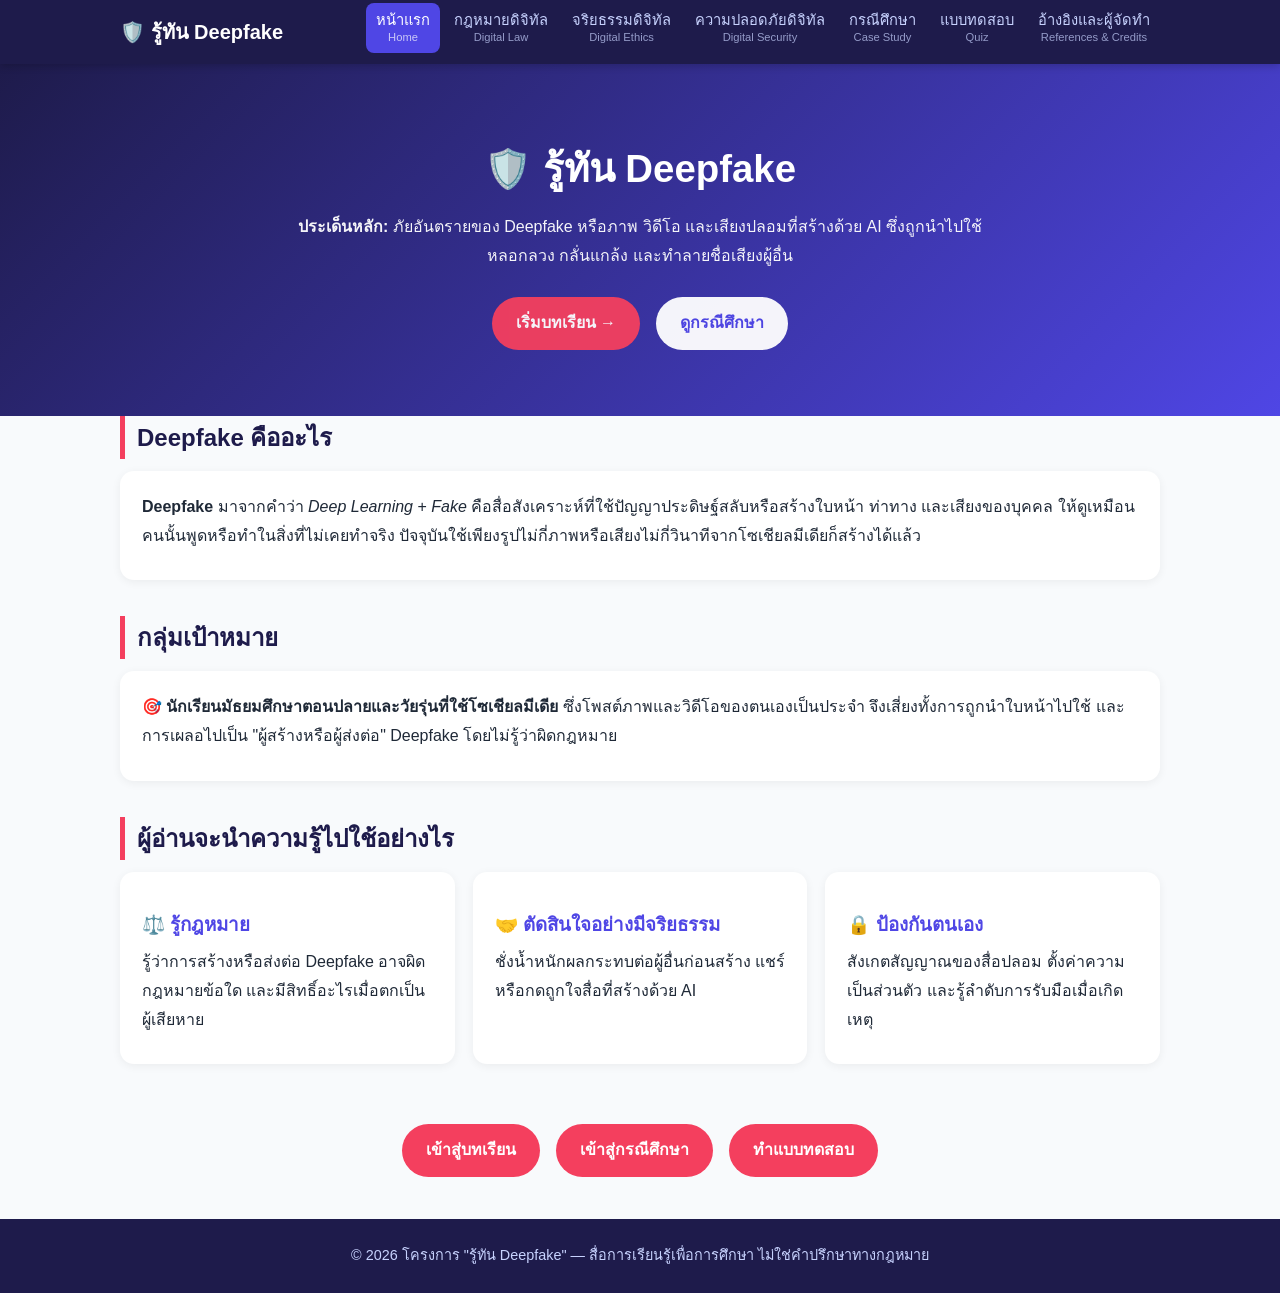
<file: index.html>
<!DOCTYPE html>
<html lang="th">
<head>
<meta charset="UTF-8"><meta name="viewport" content="width=device-width, initial-scale=1.0">
<title>หน้าแรก | รู้ทัน Deepfake</title>
<link rel="stylesheet" href="style.css">
</head>
<body>
<div class="hero">
  <div class="container">
    <h1>🛡️ รู้ทัน Deepfake</h1>
    <p><strong>ประเด็นหลัก:</strong> ภัยอันตรายของ Deepfake หรือภาพ วิดีโอ และเสียงปลอมที่สร้างด้วย AI ซึ่งถูกนำไปใช้หลอกลวง กลั่นแกล้ง และทำลายชื่อเสียงผู้อื่น</p>
    <p style="margin-top:20px">
      <a href="law.html" class="btn">เริ่มบทเรียน →</a>
      <a href="case-study.html" class="btn secondary">ดูกรณีศึกษา</a>
    </p>
  </div>
</div>
<main class="container">
  <section>
    <h2>Deepfake คืออะไร</h2>
    <div class="card">
      <p><strong>Deepfake</strong> มาจากคำว่า <em>Deep Learning</em> + <em>Fake</em> คือสื่อสังเคราะห์ที่ใช้ปัญญาประดิษฐ์สลับหรือสร้างใบหน้า ท่าทาง และเสียงของบุคคล ให้ดูเหมือนคนนั้นพูดหรือทำในสิ่งที่ไม่เคยทำจริง ปัจจุบันใช้เพียงรูปไม่กี่ภาพหรือเสียงไม่กี่วินาทีจากโซเชียลมีเดียก็สร้างได้แล้ว</p>
    </div>
  </section>
  <section>
    <h2>กลุ่มเป้าหมาย</h2>
    <div class="card">
      <p>🎯 <strong>นักเรียนมัธยมศึกษาตอนปลายและวัยรุ่นที่ใช้โซเชียลมีเดีย</strong> ซึ่งโพสต์ภาพและวิดีโอของตนเองเป็นประจำ จึงเสี่ยงทั้งการถูกนำใบหน้าไปใช้ และการเผลอไปเป็น "ผู้สร้างหรือผู้ส่งต่อ" Deepfake โดยไม่รู้ว่าผิดกฎหมาย</p>
    </div>
  </section>
  <section>
    <h2>ผู้อ่านจะนำความรู้ไปใช้อย่างไร</h2>
    <div class="grid">
      <div class="card"><h3>⚖️ รู้กฎหมาย</h3><p>รู้ว่าการสร้างหรือส่งต่อ Deepfake อาจผิดกฎหมายข้อใด และมีสิทธิ์อะไรเมื่อตกเป็นผู้เสียหาย</p></div>
      <div class="card"><h3>🤝 ตัดสินใจอย่างมีจริยธรรม</h3><p>ชั่งน้ำหนักผลกระทบต่อผู้อื่นก่อนสร้าง แชร์ หรือกดถูกใจสื่อที่สร้างด้วย AI</p></div>
      <div class="card"><h3>🔒 ป้องกันตนเอง</h3><p>สังเกตสัญญาณของสื่อปลอม ตั้งค่าความเป็นส่วนตัว และรู้ลำดับการรับมือเมื่อเกิดเหตุ</p></div>
    </div>
  </section>
  <section style="text-align:center">
    <a href="law.html" class="btn">เข้าสู่บทเรียน</a>
    <a href="case-study.html" class="btn">เข้าสู่กรณีศึกษา</a>
    <a href="quiz.html" class="btn">ทำแบบทดสอบ</a>
  </section>
</main>
<script src="main.js"></script>
</body>
</html>
</file>
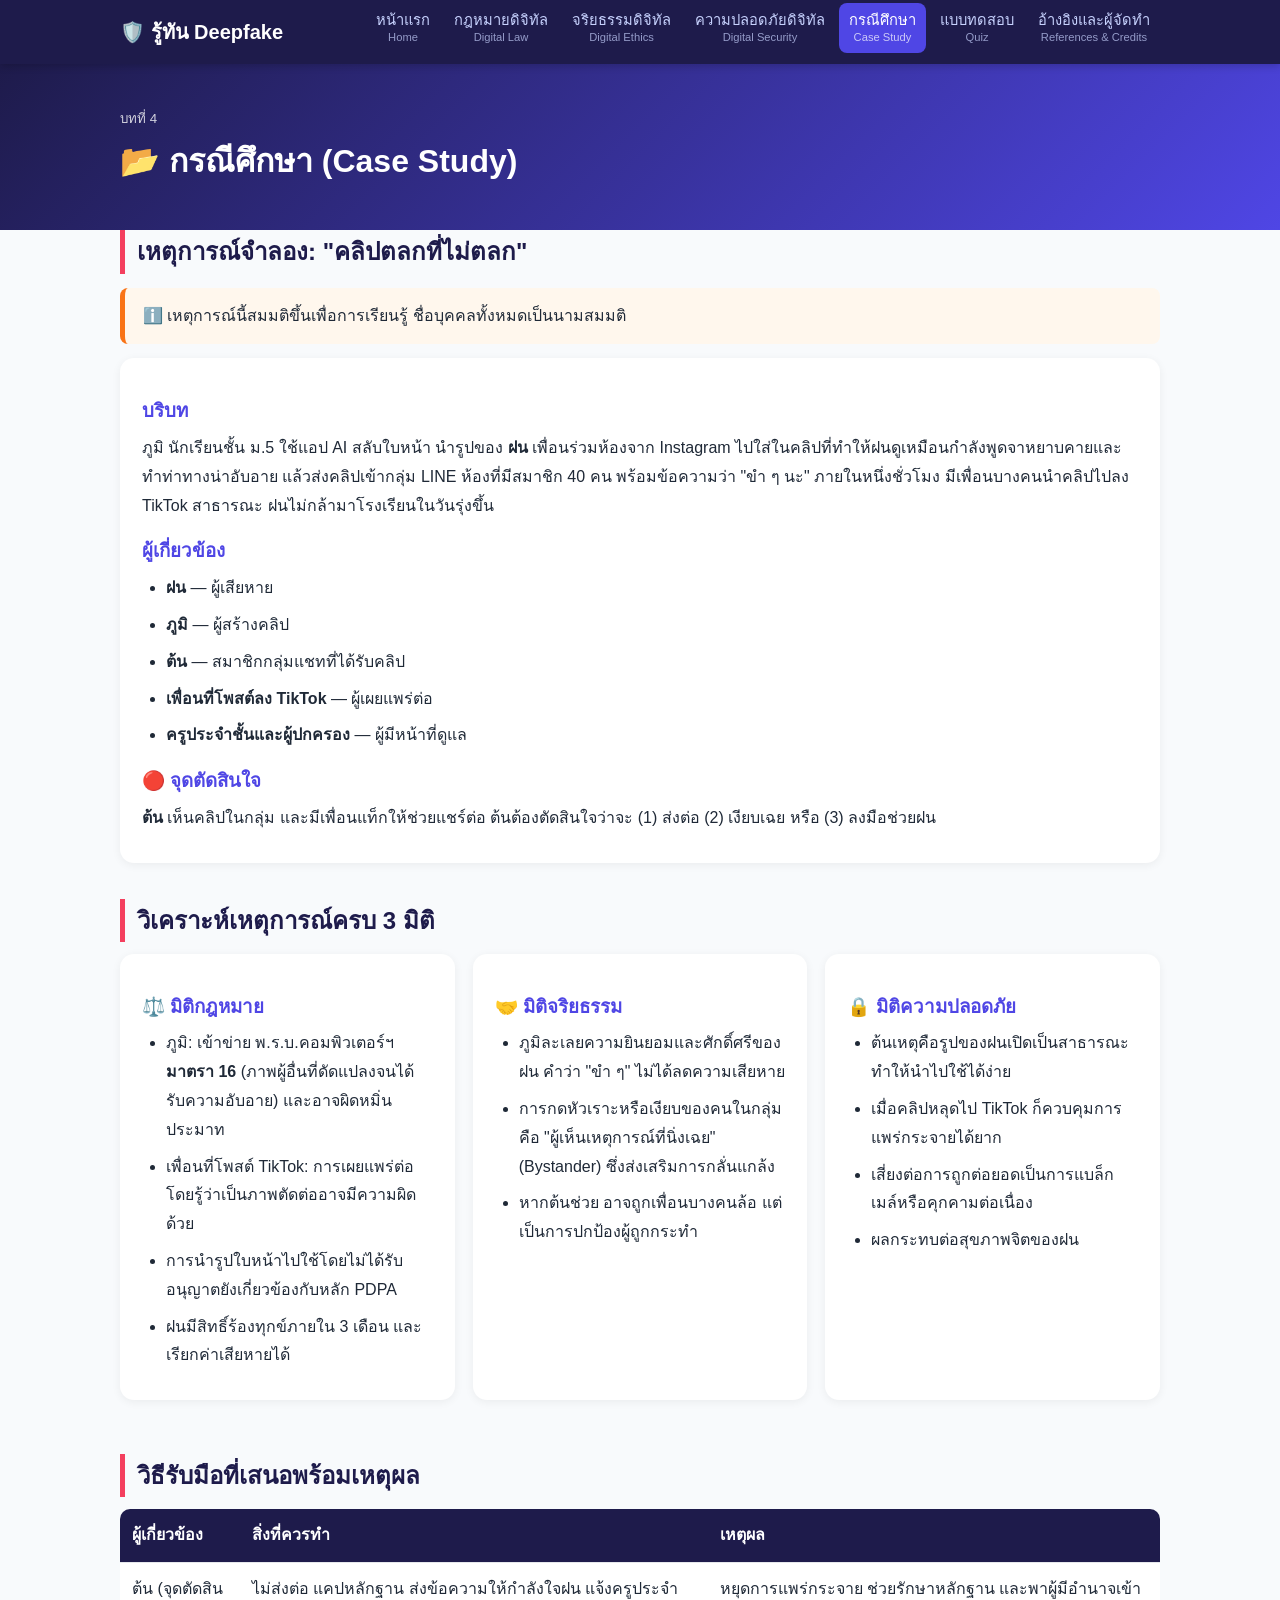
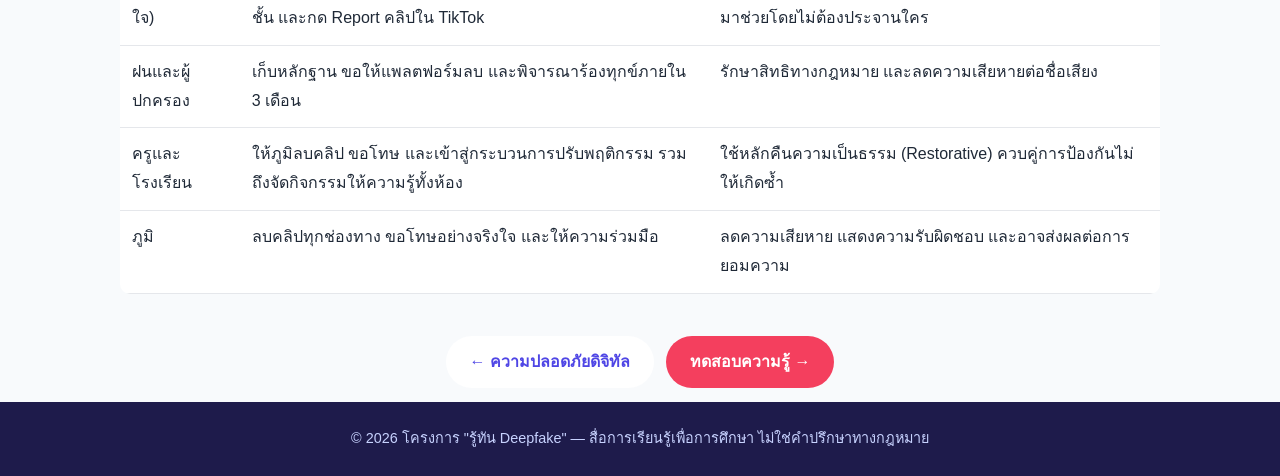
<file: case-study.html>
<!DOCTYPE html>
<html lang="th">
<head>
<meta charset="UTF-8"><meta name="viewport" content="width=device-width, initial-scale=1.0">
<title>กรณีศึกษา | รู้ทัน Deepfake</title>
<link rel="stylesheet" href="style.css">
</head>
<body>
<div class="page-title"><div class="container"><small>บทที่ 4</small><h1>📂 กรณีศึกษา (Case Study)</h1></div></div>
<main class="container">
  <section>
    <h2>เหตุการณ์จำลอง: "คลิปตลกที่ไม่ตลก"</h2>
    <div class="note">ℹ️ เหตุการณ์นี้สมมติขึ้นเพื่อการเรียนรู้ ชื่อบุคคลทั้งหมดเป็นนามสมมติ</div>
    <div class="card">
      <h3>บริบท</h3>
      <p>ภูมิ นักเรียนชั้น ม.5 ใช้แอป AI สลับใบหน้า นำรูปของ <strong>ฝน</strong> เพื่อนร่วมห้องจาก Instagram ไปใส่ในคลิปที่ทำให้ฝนดูเหมือนกำลังพูดจาหยาบคายและทำท่าทางน่าอับอาย แล้วส่งคลิปเข้ากลุ่ม LINE ห้องที่มีสมาชิก 40 คน พร้อมข้อความว่า "ขำ ๆ นะ" ภายในหนึ่งชั่วโมง มีเพื่อนบางคนนำคลิปไปลง TikTok สาธารณะ ฝนไม่กล้ามาโรงเรียนในวันรุ่งขึ้น</p>
      <h3>ผู้เกี่ยวข้อง</h3>
      <ul class="list">
        <li><strong>ฝน</strong> — ผู้เสียหาย</li>
        <li><strong>ภูมิ</strong> — ผู้สร้างคลิป</li>
        <li><strong>ต้น</strong> — สมาชิกกลุ่มแชทที่ได้รับคลิป</li>
        <li><strong>เพื่อนที่โพสต์ลง TikTok</strong> — ผู้เผยแพร่ต่อ</li>
        <li><strong>ครูประจำชั้นและผู้ปกครอง</strong> — ผู้มีหน้าที่ดูแล</li>
      </ul>
      <h3>🔴 จุดตัดสินใจ</h3>
      <p><strong>ต้น</strong> เห็นคลิปในกลุ่ม และมีเพื่อนแท็กให้ช่วยแชร์ต่อ ต้นต้องตัดสินใจว่าจะ (1) ส่งต่อ (2) เงียบเฉย หรือ (3) ลงมือช่วยฝน</p>
    </div>
  </section>
  <section>
    <h2>วิเคราะห์เหตุการณ์ครบ 3 มิติ</h2>
    <div class="grid">
      <div class="card"><h3>⚖️ มิติกฎหมาย</h3>
        <ul class="list">
          <li>ภูมิ: เข้าข่าย พ.ร.บ.คอมพิวเตอร์ฯ <strong>มาตรา 16</strong> (ภาพผู้อื่นที่ดัดแปลงจนได้รับความอับอาย) และอาจผิดหมิ่นประมาท</li>
          <li>เพื่อนที่โพสต์ TikTok: การเผยแพร่ต่อโดยรู้ว่าเป็นภาพตัดต่ออาจมีความผิดด้วย</li>
          <li>การนำรูปใบหน้าไปใช้โดยไม่ได้รับอนุญาตยังเกี่ยวข้องกับหลัก PDPA</li>
          <li>ฝนมีสิทธิ์ร้องทุกข์ภายใน 3 เดือน และเรียกค่าเสียหายได้</li>
        </ul></div>
      <div class="card"><h3>🤝 มิติจริยธรรม</h3>
        <ul class="list">
          <li>ภูมิละเลยความยินยอมและศักดิ์ศรีของฝน คำว่า "ขำ ๆ" ไม่ได้ลดความเสียหาย</li>
          <li>การกดหัวเราะหรือเงียบของคนในกลุ่มคือ "ผู้เห็นเหตุการณ์ที่นิ่งเฉย" (Bystander) ซึ่งส่งเสริมการกลั่นแกล้ง</li>
          <li>หากต้นช่วย อาจถูกเพื่อนบางคนล้อ แต่เป็นการปกป้องผู้ถูกกระทำ</li>
        </ul></div>
      <div class="card"><h3>🔒 มิติความปลอดภัย</h3>
        <ul class="list">
          <li>ต้นเหตุคือรูปของฝนเปิดเป็นสาธารณะ ทำให้นำไปใช้ได้ง่าย</li>
          <li>เมื่อคลิปหลุดไป TikTok ก็ควบคุมการแพร่กระจายได้ยาก</li>
          <li>เสี่ยงต่อการถูกต่อยอดเป็นการแบล็กเมล์หรือคุกคามต่อเนื่อง</li>
          <li>ผลกระทบต่อสุขภาพจิตของฝน</li>
        </ul></div>
    </div>
  </section>
  <section>
    <h2>วิธีรับมือที่เสนอพร้อมเหตุผล</h2>
    <table>
      <tr><th>ผู้เกี่ยวข้อง</th><th>สิ่งที่ควรทำ</th><th>เหตุผล</th></tr>
      <tr><td>ต้น (จุดตัดสินใจ)</td><td>ไม่ส่งต่อ แคปหลักฐาน ส่งข้อความให้กำลังใจฝน แจ้งครูประจำชั้น และกด Report คลิปใน TikTok</td><td>หยุดการแพร่กระจาย ช่วยรักษาหลักฐาน และพาผู้มีอำนาจเข้ามาช่วยโดยไม่ต้องประจานใคร</td></tr>
      <tr><td>ฝนและผู้ปกครอง</td><td>เก็บหลักฐาน ขอให้แพลตฟอร์มลบ และพิจารณาร้องทุกข์ภายใน 3 เดือน</td><td>รักษาสิทธิทางกฎหมาย และลดความเสียหายต่อชื่อเสียง</td></tr>
      <tr><td>ครูและโรงเรียน</td><td>ให้ภูมิลบคลิป ขอโทษ และเข้าสู่กระบวนการปรับพฤติกรรม รวมถึงจัดกิจกรรมให้ความรู้ทั้งห้อง</td><td>ใช้หลักคืนความเป็นธรรม (Restorative) ควบคู่การป้องกันไม่ให้เกิดซ้ำ</td></tr>
      <tr><td>ภูมิ</td><td>ลบคลิปทุกช่องทาง ขอโทษอย่างจริงใจ และให้ความร่วมมือ</td><td>ลดความเสียหาย แสดงความรับผิดชอบ และอาจส่งผลต่อการยอมความ</td></tr>
    </table>
  </section>
  <p style="text-align:center"><a href="security.html" class="btn secondary">← ความปลอดภัยดิจิทัล</a><a href="quiz.html" class="btn">ทดสอบความรู้ →</a></p>
</main>
<script src="main.js"></script>
</body>
</html>
</file>
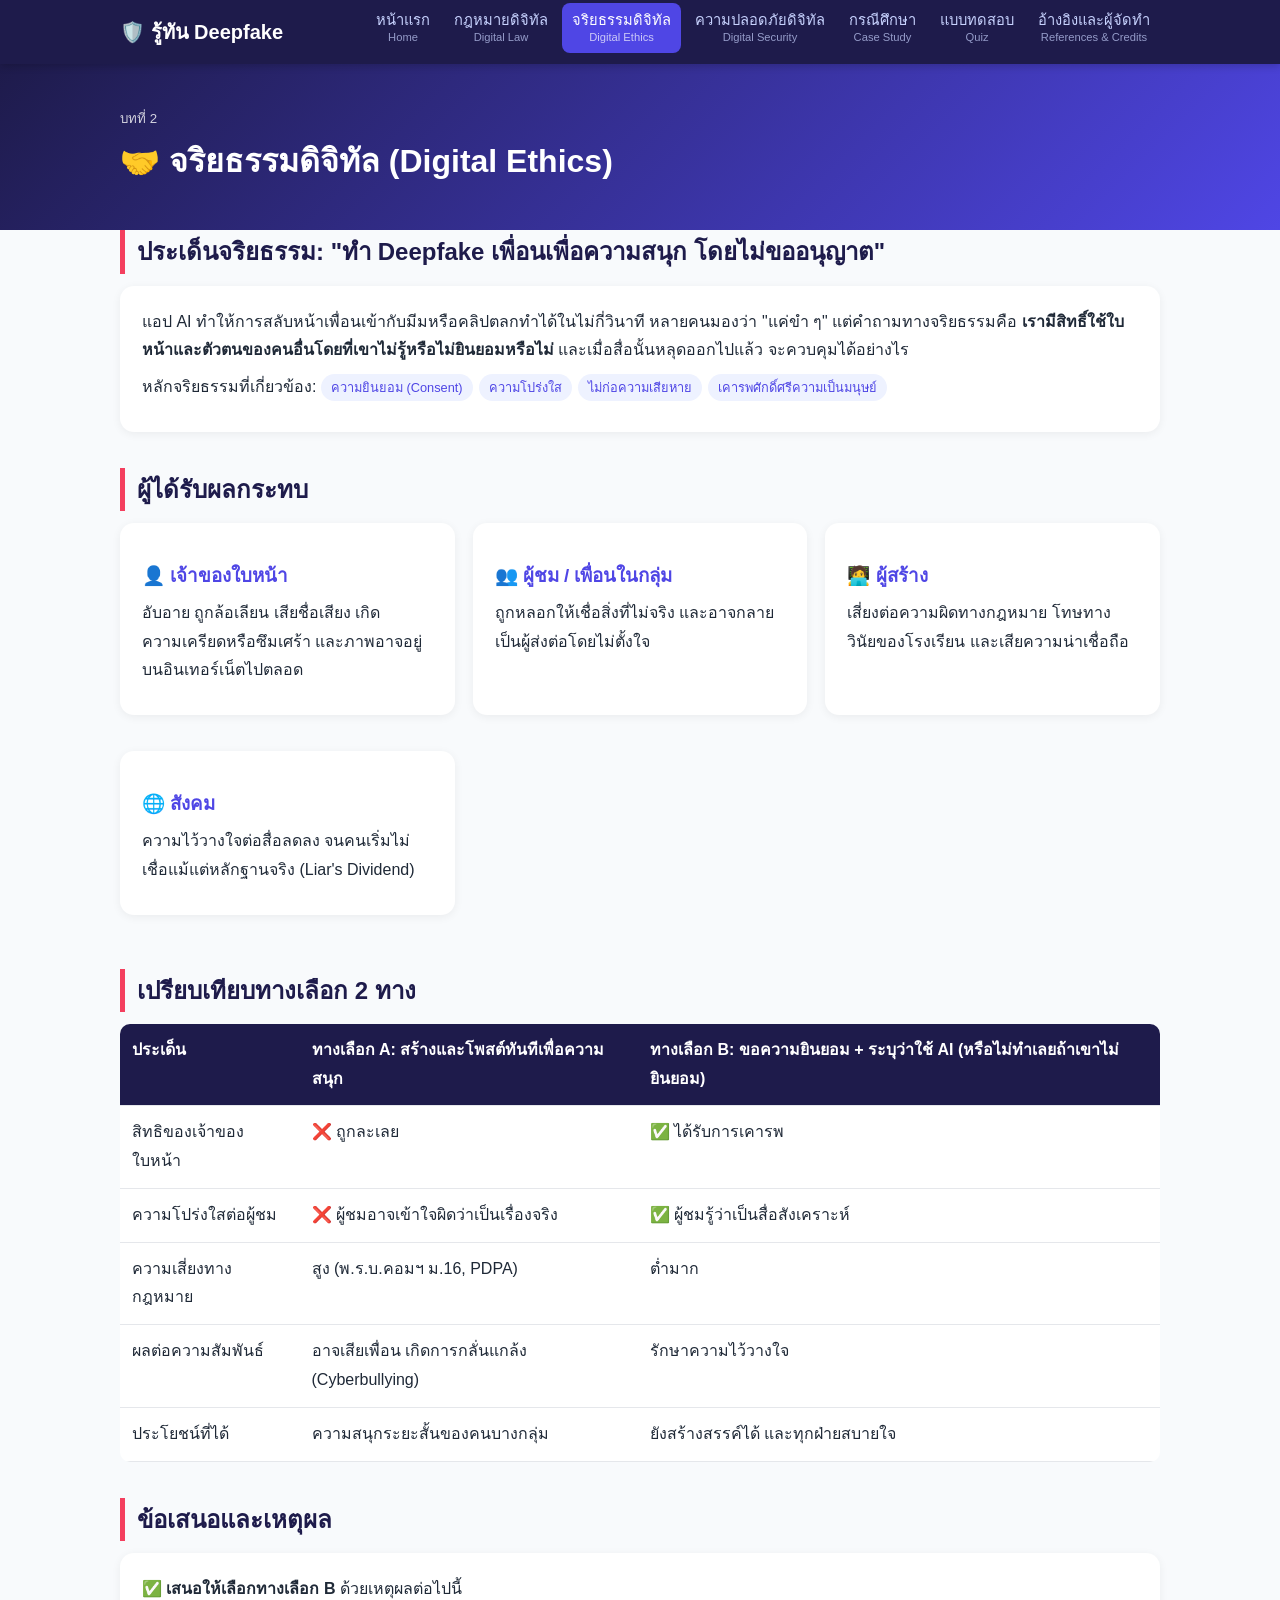
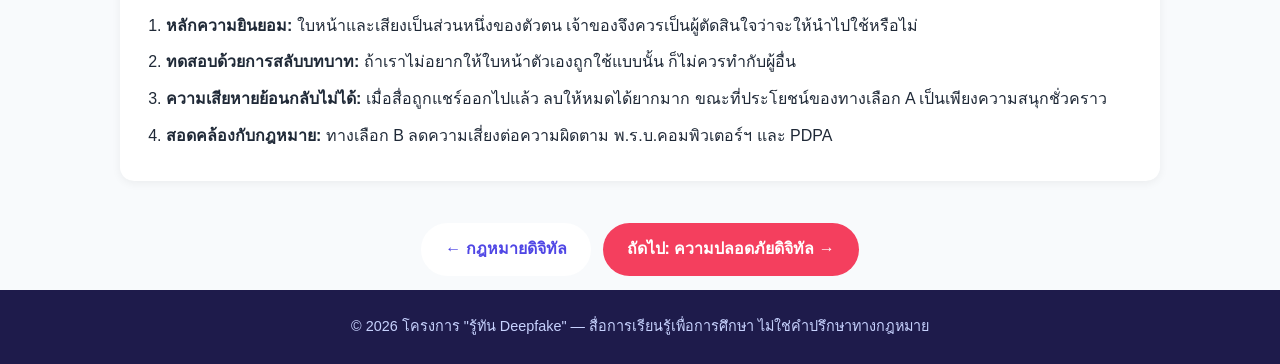
<file: ethics.html>
<!DOCTYPE html>
<html lang="th">
<head>
<meta charset="UTF-8"><meta name="viewport" content="width=device-width, initial-scale=1.0">
<title>จริยธรรมดิจิทัล | รู้ทัน Deepfake</title>
<link rel="stylesheet" href="style.css">
</head>
<body>
<div class="page-title"><div class="container"><small>บทที่ 2</small><h1>🤝 จริยธรรมดิจิทัล (Digital Ethics)</h1></div></div>
<main class="container">
  <section>
    <h2>ประเด็นจริยธรรม: "ทำ Deepfake เพื่อนเพื่อความสนุก โดยไม่ขออนุญาต"</h2>
    <div class="card">
      <p>แอป AI ทำให้การสลับหน้าเพื่อนเข้ากับมีมหรือคลิปตลกทำได้ในไม่กี่วินาที หลายคนมองว่า "แค่ขำ ๆ" แต่คำถามทางจริยธรรมคือ <strong>เรามีสิทธิ์ใช้ใบหน้าและตัวตนของคนอื่นโดยที่เขาไม่รู้หรือไม่ยินยอมหรือไม่</strong> และเมื่อสื่อนั้นหลุดออกไปแล้ว จะควบคุมได้อย่างไร</p>
      <p>หลักจริยธรรมที่เกี่ยวข้อง: <span class="tag">ความยินยอม (Consent)</span><span class="tag">ความโปร่งใส</span><span class="tag">ไม่ก่อความเสียหาย</span><span class="tag">เคารพศักดิ์ศรีความเป็นมนุษย์</span></p>
    </div>
  </section>
  <section>
    <h2>ผู้ได้รับผลกระทบ</h2>
    <div class="grid">
      <div class="card"><h3>👤 เจ้าของใบหน้า</h3><p>อับอาย ถูกล้อเลียน เสียชื่อเสียง เกิดความเครียดหรือซึมเศร้า และภาพอาจอยู่บนอินเทอร์เน็ตไปตลอด</p></div>
      <div class="card"><h3>👥 ผู้ชม / เพื่อนในกลุ่ม</h3><p>ถูกหลอกให้เชื่อสิ่งที่ไม่จริง และอาจกลายเป็นผู้ส่งต่อโดยไม่ตั้งใจ</p></div>
      <div class="card"><h3>🧑‍💻 ผู้สร้าง</h3><p>เสี่ยงต่อความผิดทางกฎหมาย โทษทางวินัยของโรงเรียน และเสียความน่าเชื่อถือ</p></div>
      <div class="card"><h3>🌐 สังคม</h3><p>ความไว้วางใจต่อสื่อลดลง จนคนเริ่มไม่เชื่อแม้แต่หลักฐานจริง (Liar's Dividend)</p></div>
    </div>
  </section>
  <section>
    <h2>เปรียบเทียบทางเลือก 2 ทาง</h2>
    <table>
      <tr><th>ประเด็น</th><th>ทางเลือก A: สร้างและโพสต์ทันทีเพื่อความสนุก</th><th>ทางเลือก B: ขอความยินยอม + ระบุว่าใช้ AI (หรือไม่ทำเลยถ้าเขาไม่ยินยอม)</th></tr>
      <tr><td>สิทธิของเจ้าของใบหน้า</td><td>❌ ถูกละเลย</td><td>✅ ได้รับการเคารพ</td></tr>
      <tr><td>ความโปร่งใสต่อผู้ชม</td><td>❌ ผู้ชมอาจเข้าใจผิดว่าเป็นเรื่องจริง</td><td>✅ ผู้ชมรู้ว่าเป็นสื่อสังเคราะห์</td></tr>
      <tr><td>ความเสี่ยงทางกฎหมาย</td><td>สูง (พ.ร.บ.คอมฯ ม.16, PDPA)</td><td>ต่ำมาก</td></tr>
      <tr><td>ผลต่อความสัมพันธ์</td><td>อาจเสียเพื่อน เกิดการกลั่นแกล้ง (Cyberbullying)</td><td>รักษาความไว้วางใจ</td></tr>
      <tr><td>ประโยชน์ที่ได้</td><td>ความสนุกระยะสั้นของคนบางกลุ่ม</td><td>ยังสร้างสรรค์ได้ และทุกฝ่ายสบายใจ</td></tr>
    </table>
  </section>
  <section>
    <h2>ข้อเสนอและเหตุผล</h2>
    <div class="card">
      <p>✅ <strong>เสนอให้เลือกทางเลือก B</strong> ด้วยเหตุผลต่อไปนี้</p>
      <ol class="list">
        <li><strong>หลักความยินยอม:</strong> ใบหน้าและเสียงเป็นส่วนหนึ่งของตัวตน เจ้าของจึงควรเป็นผู้ตัดสินใจว่าจะให้นำไปใช้หรือไม่</li>
        <li><strong>ทดสอบด้วยการสลับบทบาท:</strong> ถ้าเราไม่อยากให้ใบหน้าตัวเองถูกใช้แบบนั้น ก็ไม่ควรทำกับผู้อื่น</li>
        <li><strong>ความเสียหายย้อนกลับไม่ได้:</strong> เมื่อสื่อถูกแชร์ออกไปแล้ว ลบให้หมดได้ยากมาก ขณะที่ประโยชน์ของทางเลือก A เป็นเพียงความสนุกชั่วคราว</li>
        <li><strong>สอดคล้องกับกฎหมาย:</strong> ทางเลือก B ลดความเสี่ยงต่อความผิดตาม พ.ร.บ.คอมพิวเตอร์ฯ และ PDPA</li>
      </ol>
    </div>
  </section>
  <p style="text-align:center"><a href="law.html" class="btn secondary">← กฎหมายดิจิทัล</a><a href="security.html" class="btn">ถัดไป: ความปลอดภัยดิจิทัล →</a></p>
</main>
<script src="main.js"></script>
</body>
</html>
</file>
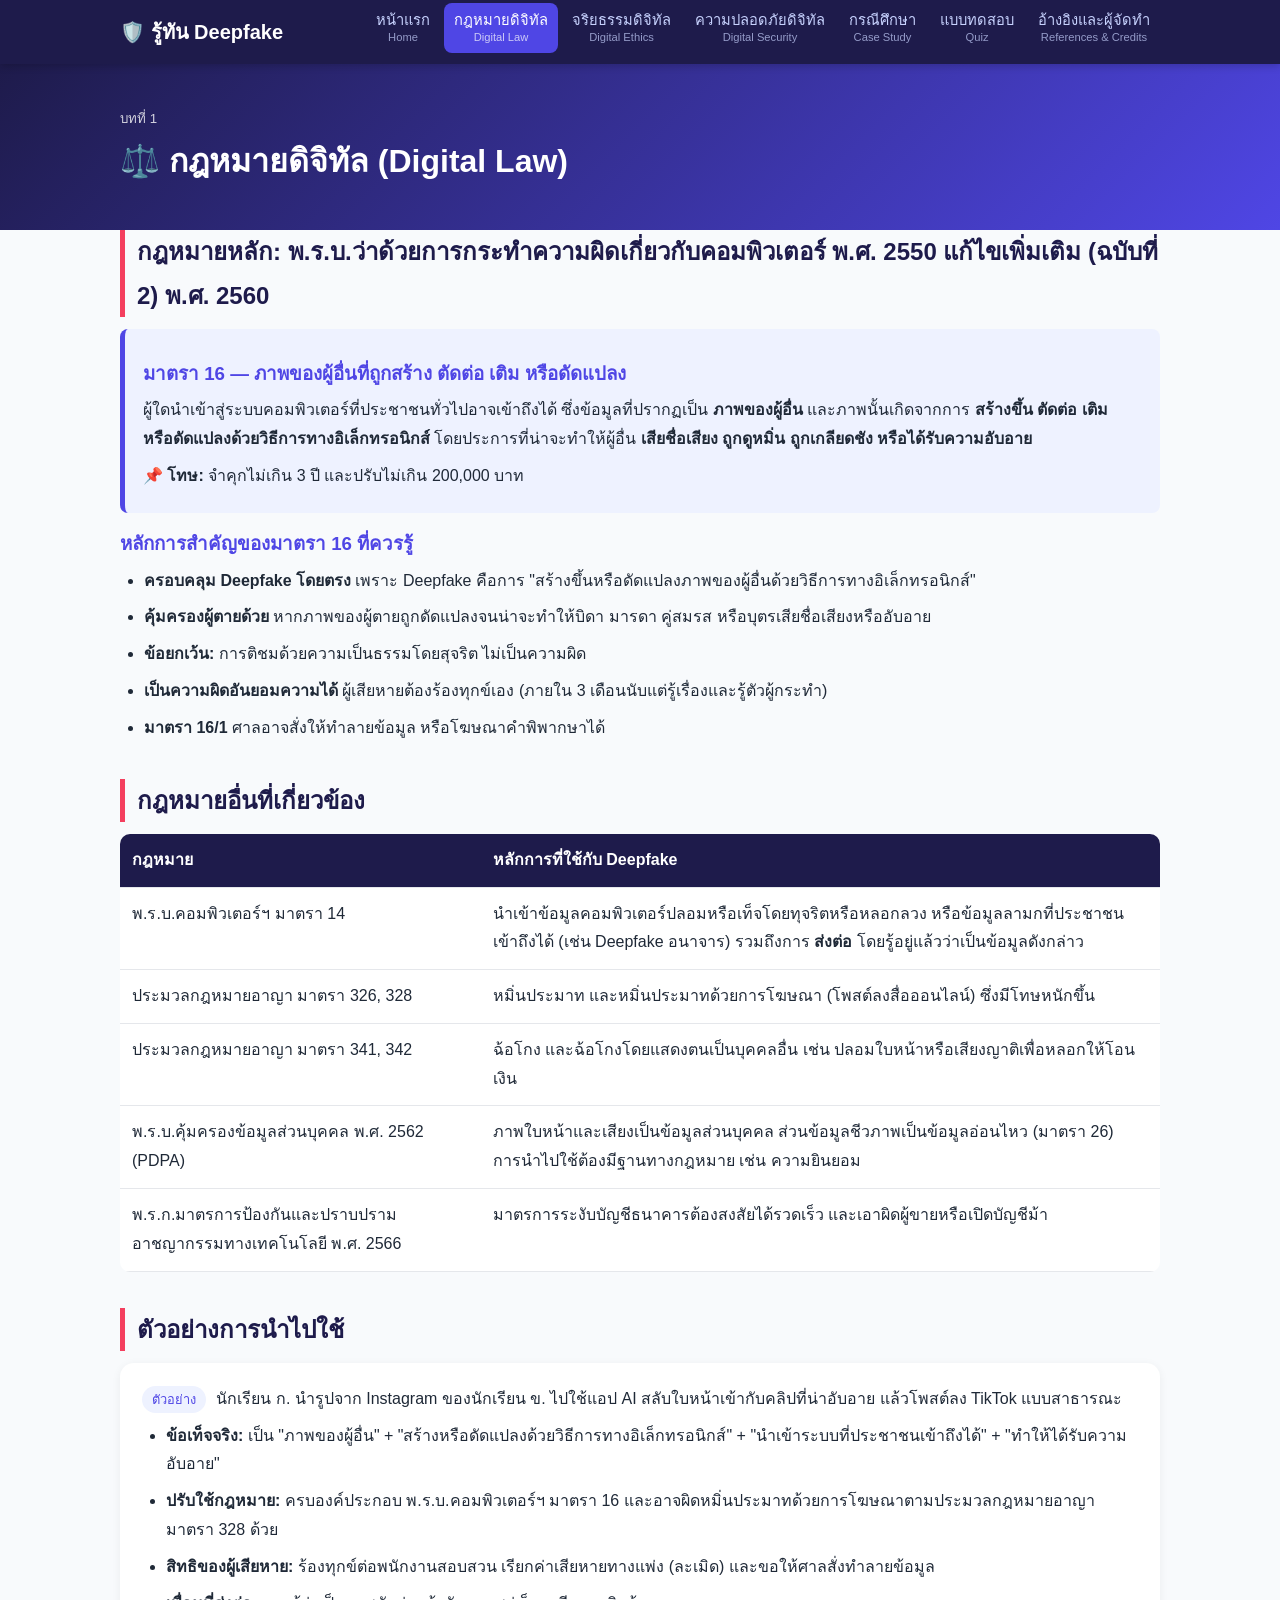
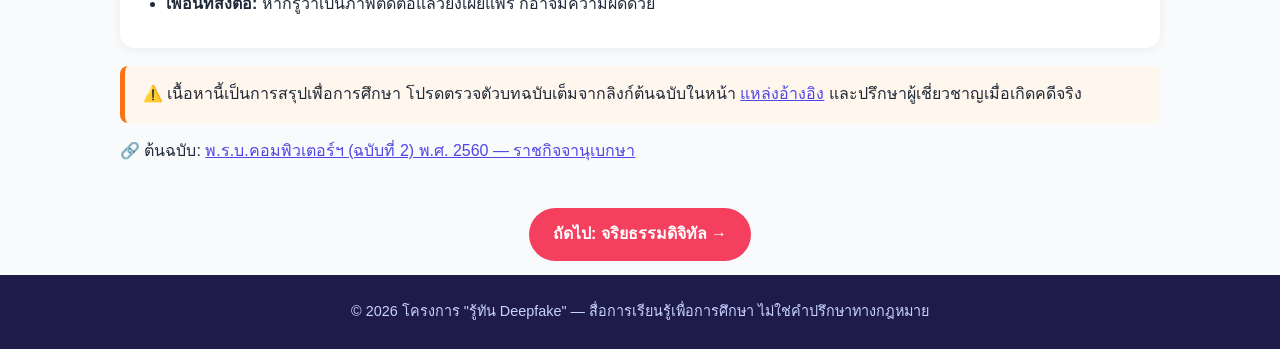
<file: law.html>
<!DOCTYPE html>
<html lang="th">
<head>
<meta charset="UTF-8"><meta name="viewport" content="width=device-width, initial-scale=1.0">
<title>กฎหมายดิจิทัล | รู้ทัน Deepfake</title>
<link rel="stylesheet" href="style.css">
</head>
<body>
<div class="page-title"><div class="container"><small>บทที่ 1</small><h1>⚖️ กฎหมายดิจิทัล (Digital Law)</h1></div></div>
<main class="container">
  <section>
    <h2>กฎหมายหลัก: พ.ร.บ.ว่าด้วยการกระทำความผิดเกี่ยวกับคอมพิวเตอร์ พ.ศ. 2550 แก้ไขเพิ่มเติม (ฉบับที่ 2) พ.ศ. 2560</h2>
    <div class="law-box">
      <h3>มาตรา 16 — ภาพของผู้อื่นที่ถูกสร้าง ตัดต่อ เติม หรือดัดแปลง</h3>
      <p>ผู้ใดนำเข้าสู่ระบบคอมพิวเตอร์ที่ประชาชนทั่วไปอาจเข้าถึงได้ ซึ่งข้อมูลที่ปรากฏเป็น <strong>ภาพของผู้อื่น</strong> และภาพนั้นเกิดจากการ <strong>สร้างขึ้น ตัดต่อ เติม หรือดัดแปลงด้วยวิธีการทางอิเล็กทรอนิกส์</strong> โดยประการที่น่าจะทำให้ผู้อื่น <strong>เสียชื่อเสียง ถูกดูหมิ่น ถูกเกลียดชัง หรือได้รับความอับอาย</strong></p>
      <p>📌 <strong>โทษ:</strong> จำคุกไม่เกิน 3 ปี และปรับไม่เกิน 200,000 บาท</p>
    </div>
    <h3>หลักการสำคัญของมาตรา 16 ที่ควรรู้</h3>
    <ul class="list">
      <li><strong>ครอบคลุม Deepfake โดยตรง</strong> เพราะ Deepfake คือการ "สร้างขึ้นหรือดัดแปลงภาพของผู้อื่นด้วยวิธีการทางอิเล็กทรอนิกส์"</li>
      <li><strong>คุ้มครองผู้ตายด้วย</strong> หากภาพของผู้ตายถูกดัดแปลงจนน่าจะทำให้บิดา มารดา คู่สมรส หรือบุตรเสียชื่อเสียงหรืออับอาย</li>
      <li><strong>ข้อยกเว้น:</strong> การติชมด้วยความเป็นธรรมโดยสุจริต ไม่เป็นความผิด</li>
      <li><strong>เป็นความผิดอันยอมความได้</strong> ผู้เสียหายต้องร้องทุกข์เอง (ภายใน 3 เดือนนับแต่รู้เรื่องและรู้ตัวผู้กระทำ)</li>
      <li><strong>มาตรา 16/1</strong> ศาลอาจสั่งให้ทำลายข้อมูล หรือโฆษณาคำพิพากษาได้</li>
    </ul>
  </section>
  <section>
    <h2>กฎหมายอื่นที่เกี่ยวข้อง</h2>
    <table>
      <tr><th>กฎหมาย</th><th>หลักการที่ใช้กับ Deepfake</th></tr>
      <tr><td>พ.ร.บ.คอมพิวเตอร์ฯ มาตรา 14</td><td>นำเข้าข้อมูลคอมพิวเตอร์ปลอมหรือเท็จโดยทุจริตหรือหลอกลวง หรือข้อมูลลามกที่ประชาชนเข้าถึงได้ (เช่น Deepfake อนาจาร) รวมถึงการ <strong>ส่งต่อ</strong> โดยรู้อยู่แล้วว่าเป็นข้อมูลดังกล่าว</td></tr>
      <tr><td>ประมวลกฎหมายอาญา มาตรา 326, 328</td><td>หมิ่นประมาท และหมิ่นประมาทด้วยการโฆษณา (โพสต์ลงสื่อออนไลน์) ซึ่งมีโทษหนักขึ้น</td></tr>
      <tr><td>ประมวลกฎหมายอาญา มาตรา 341, 342</td><td>ฉ้อโกง และฉ้อโกงโดยแสดงตนเป็นบุคคลอื่น เช่น ปลอมใบหน้าหรือเสียงญาติเพื่อหลอกให้โอนเงิน</td></tr>
      <tr><td>พ.ร.บ.คุ้มครองข้อมูลส่วนบุคคล พ.ศ. 2562 (PDPA)</td><td>ภาพใบหน้าและเสียงเป็นข้อมูลส่วนบุคคล ส่วนข้อมูลชีวภาพเป็นข้อมูลอ่อนไหว (มาตรา 26) การนำไปใช้ต้องมีฐานทางกฎหมาย เช่น ความยินยอม</td></tr>
      <tr><td>พ.ร.ก.มาตรการป้องกันและปราบปรามอาชญากรรมทางเทคโนโลยี พ.ศ. 2566</td><td>มาตรการระงับบัญชีธนาคารต้องสงสัยได้รวดเร็ว และเอาผิดผู้ขายหรือเปิดบัญชีม้า</td></tr>
    </table>
  </section>
  <section>
    <h2>ตัวอย่างการนำไปใช้</h2>
    <div class="card">
      <p><span class="tag">ตัวอย่าง</span> นักเรียน ก. นำรูปจาก Instagram ของนักเรียน ข. ไปใช้แอป AI สลับใบหน้าเข้ากับคลิปที่น่าอับอาย แล้วโพสต์ลง TikTok แบบสาธารณะ</p>
      <ul class="list">
        <li><strong>ข้อเท็จจริง:</strong> เป็น "ภาพของผู้อื่น" + "สร้างหรือดัดแปลงด้วยวิธีการทางอิเล็กทรอนิกส์" + "นำเข้าระบบที่ประชาชนเข้าถึงได้" + "ทำให้ได้รับความอับอาย"</li>
        <li><strong>ปรับใช้กฎหมาย:</strong> ครบองค์ประกอบ พ.ร.บ.คอมพิวเตอร์ฯ มาตรา 16 และอาจผิดหมิ่นประมาทด้วยการโฆษณาตามประมวลกฎหมายอาญา มาตรา 328 ด้วย</li>
        <li><strong>สิทธิของผู้เสียหาย:</strong> ร้องทุกข์ต่อพนักงานสอบสวน เรียกค่าเสียหายทางแพ่ง (ละเมิด) และขอให้ศาลสั่งทำลายข้อมูล</li>
        <li><strong>เพื่อนที่ส่งต่อ:</strong> หากรู้ว่าเป็นภาพตัดต่อแล้วยังเผยแพร่ ก็อาจมีความผิดด้วย</li>
      </ul>
    </div>
    <div class="note">⚠️ เนื้อหานี้เป็นการสรุปเพื่อการศึกษา โปรดตรวจตัวบทฉบับเต็มจากลิงก์ต้นฉบับในหน้า <a href="references.html">แหล่งอ้างอิง</a> และปรึกษาผู้เชี่ยวชาญเมื่อเกิดคดีจริง</div>
    <p>🔗 ต้นฉบับ: <a href="https://www.ratchakitcha.soc.go.th/DATA/PDF/2560/A/010/24.PDF" target="_blank">พ.ร.บ.คอมพิวเตอร์ฯ (ฉบับที่ 2) พ.ศ. 2560 — ราชกิจจานุเบกษา</a></p>
  </section>
  <p style="text-align:center"><a href="ethics.html" class="btn">ถัดไป: จริยธรรมดิจิทัล →</a></p>
</main>
<script src="main.js"></script>
</body>
</html>
</file>
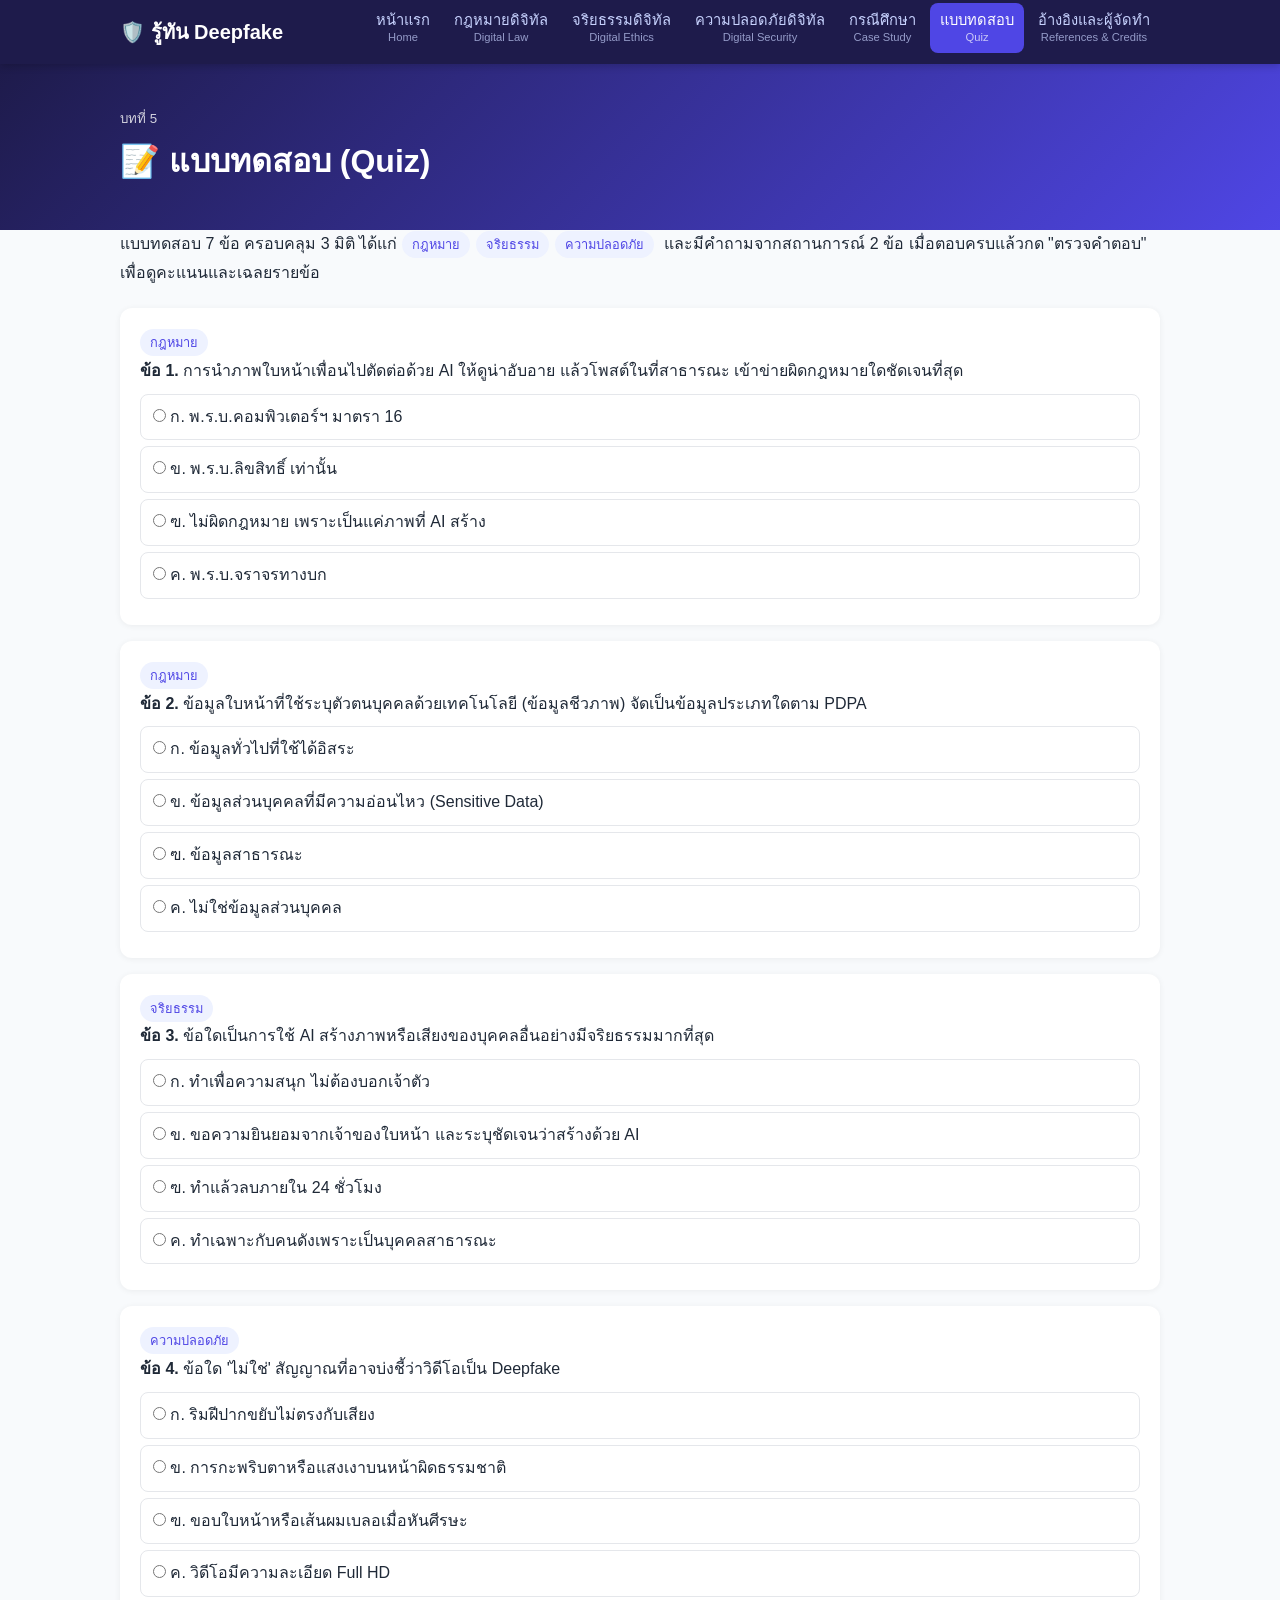
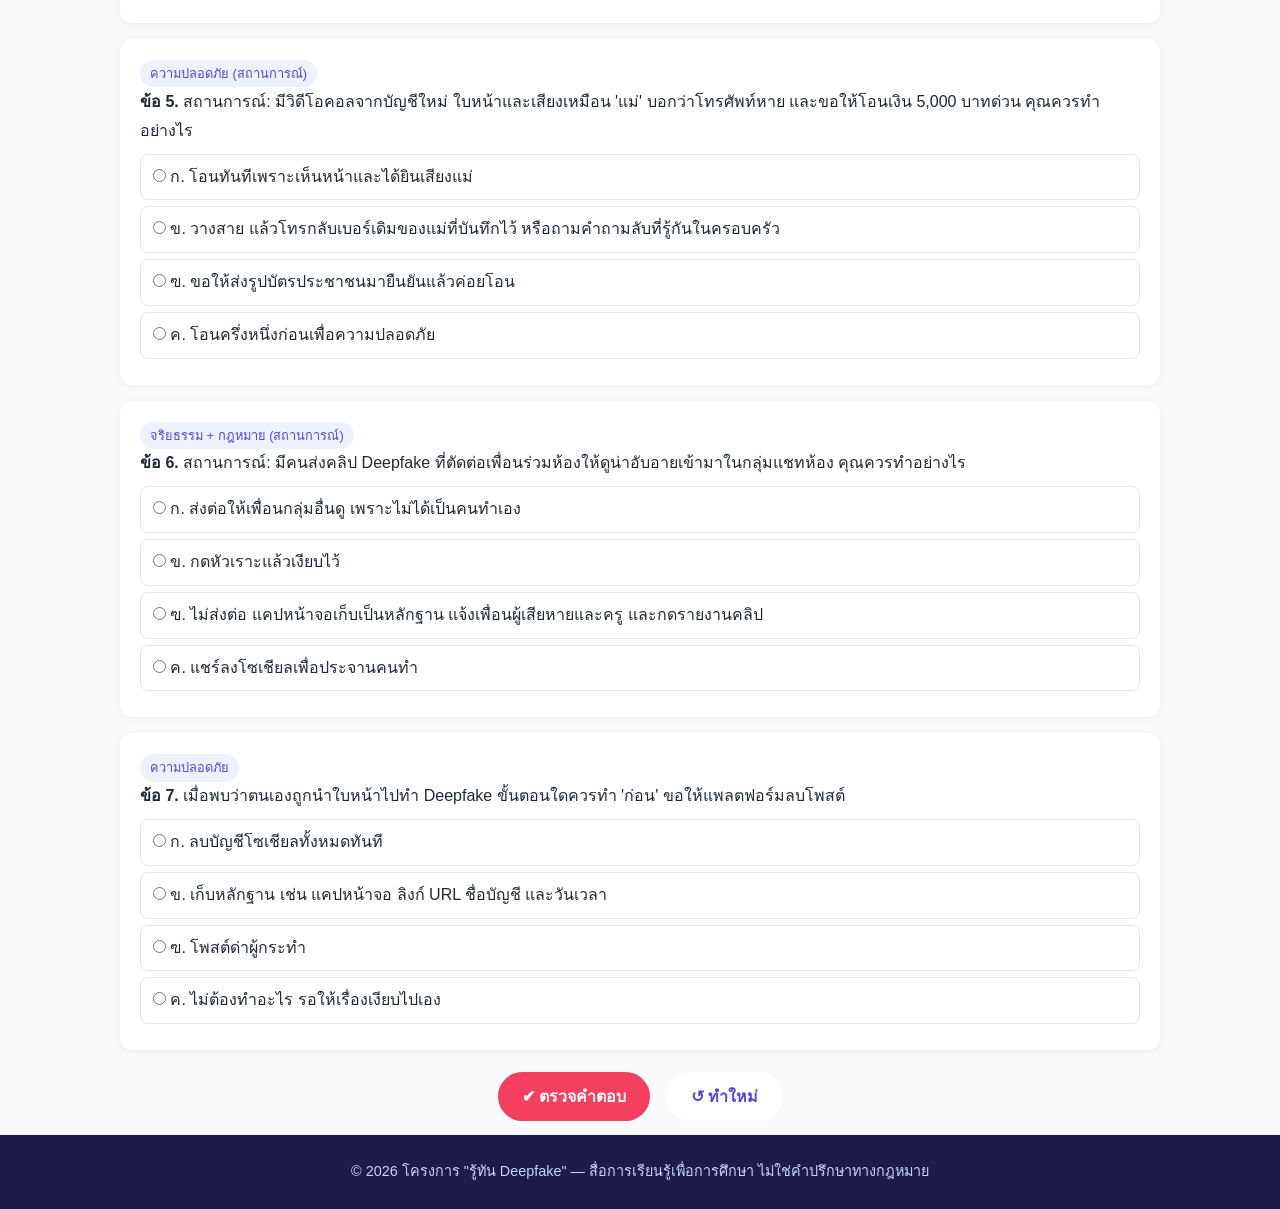
<file: quiz.html>
<!DOCTYPE html>
<html lang="th">
<head>
<meta charset="UTF-8"><meta name="viewport" content="width=device-width, initial-scale=1.0">
<title>แบบทดสอบ | รู้ทัน Deepfake</title>
<link rel="stylesheet" href="style.css">
</head>
<body>
<div class="page-title"><div class="container"><small>บทที่ 5</small><h1>📝 แบบทดสอบ (Quiz)</h1></div></div>
<main class="container">
  <p>แบบทดสอบ 7 ข้อ ครอบคลุม 3 มิติ ได้แก่ <span class="tag">กฎหมาย</span><span class="tag">จริยธรรม</span><span class="tag">ความปลอดภัย</span> และมีคำถามจากสถานการณ์ 2 ข้อ เมื่อตอบครบแล้วกด "ตรวจคำตอบ" เพื่อดูคะแนนและเฉลยรายข้อ</p>
  <div id="quiz" style="margin-top:20px"></div>
  <div id="score" class="score"></div>
  <p style="text-align:center">
    <button id="submitQuiz" class="btn">✔ ตรวจคำตอบ</button>
    <button id="resetQuiz" class="btn secondary">↺ ทำใหม่</button>
  </p>
</main>
<script src="main.js"></script>
</body>
</html>
</file>
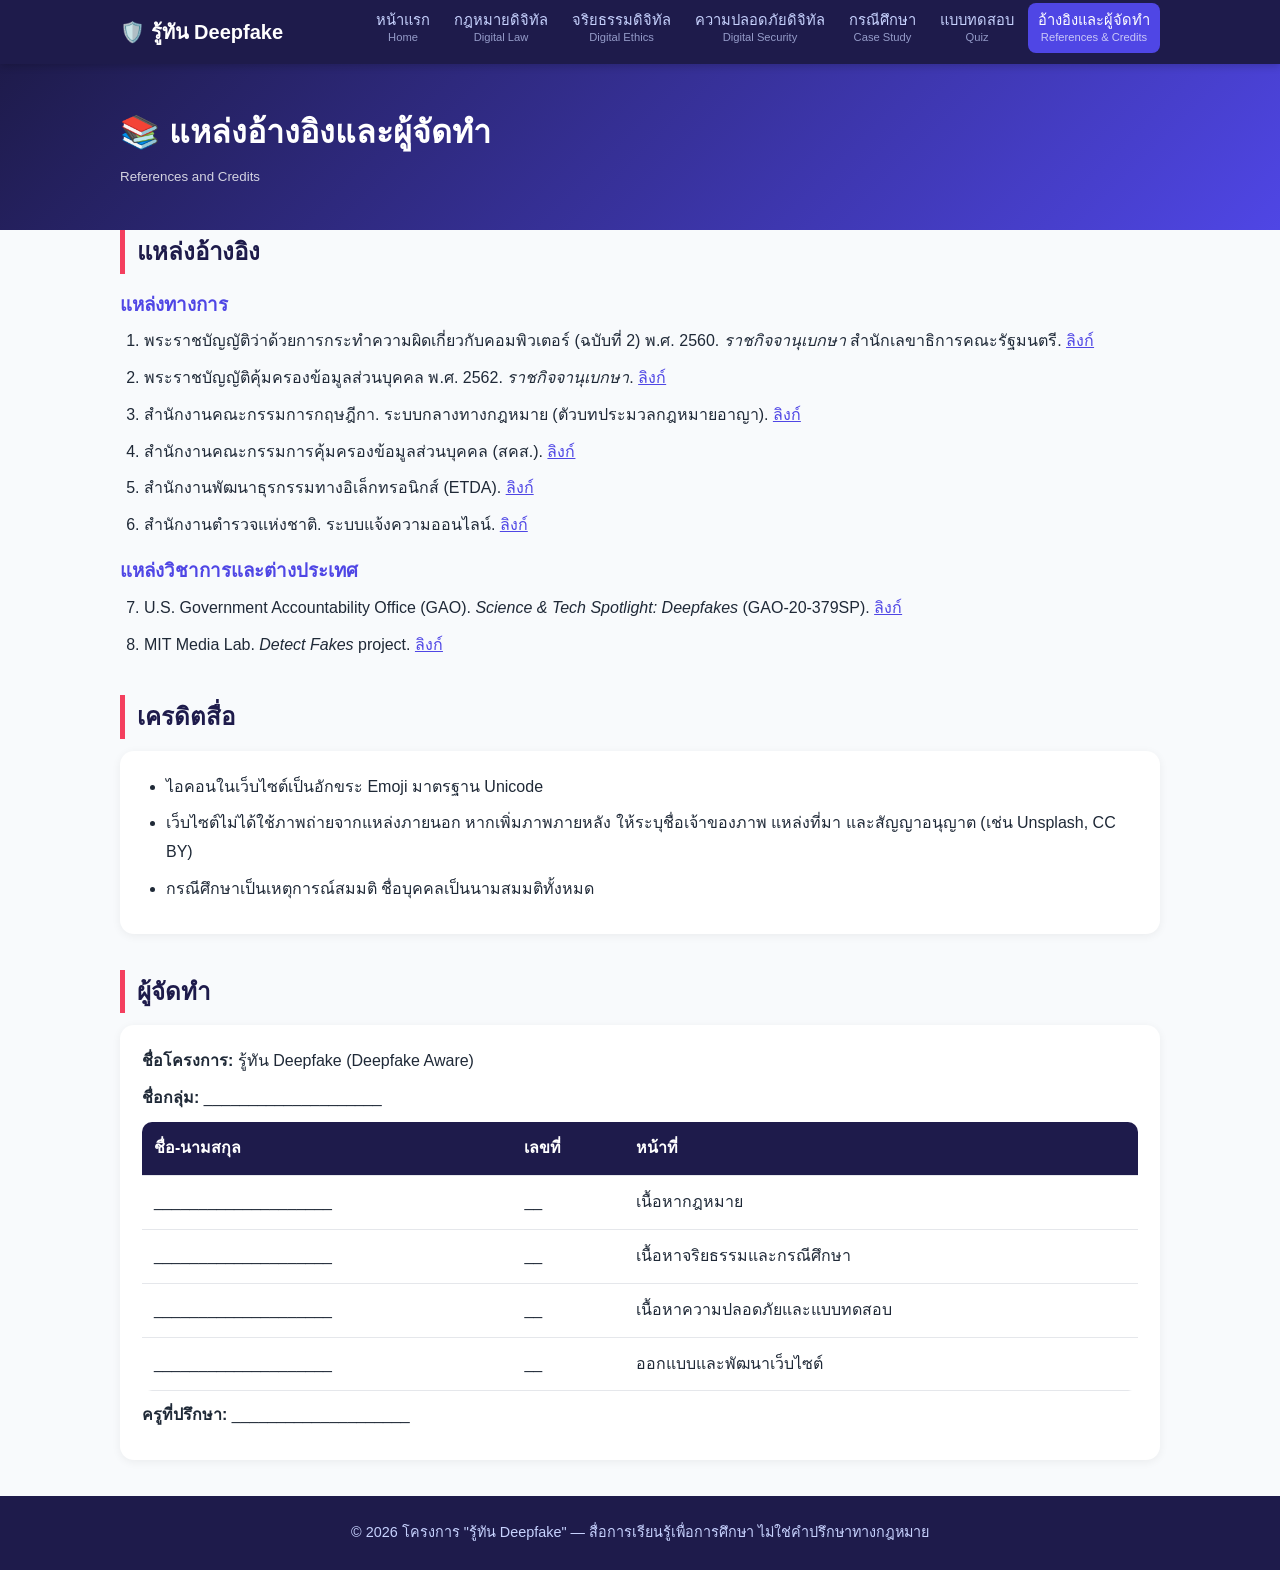
<file: references.html>
<!DOCTYPE html>
<html lang="th">
<head>
<meta charset="UTF-8"><meta name="viewport" content="width=device-width, initial-scale=1.0">
<title>แหล่งอ้างอิงและผู้จัดทำ | รู้ทัน Deepfake</title>
<link rel="stylesheet" href="style.css">
</head>
<body>
<div class="page-title"><div class="container"><h1>📚 แหล่งอ้างอิงและผู้จัดทำ</h1><small>References and Credits</small></div></div>
<main class="container">
  <section>
    <h2>แหล่งอ้างอิง</h2>
    <h3>แหล่งทางการ</h3>
    <ol class="list">
      <li>พระราชบัญญัติว่าด้วยการกระทำความผิดเกี่ยวกับคอมพิวเตอร์ (ฉบับที่ 2) พ.ศ. 2560. <em>ราชกิจจานุเบกษา</em> สำนักเลขาธิการคณะรัฐมนตรี. <a href="https://www.ratchakitcha.soc.go.th/DATA/PDF/2560/A/010/24.PDF" target="_blank">ลิงก์</a></li>
      <li>พระราชบัญญัติคุ้มครองข้อมูลส่วนบุคคล พ.ศ. 2562. <em>ราชกิจจานุเบกษา</em>. <a href="https://www.ratchakitcha.soc.go.th/DATA/PDF/2562/A/069/T_0052.PDF" target="_blank">ลิงก์</a></li>
      <li>สำนักงานคณะกรรมการกฤษฎีกา. ระบบกลางทางกฎหมาย (ตัวบทประมวลกฎหมายอาญา). <a href="https://www.krisdika.go.th" target="_blank">ลิงก์</a></li>
      <li>สำนักงานคณะกรรมการคุ้มครองข้อมูลส่วนบุคคล (สคส.). <a href="https://www.pdpc.or.th" target="_blank">ลิงก์</a></li>
      <li>สำนักงานพัฒนาธุรกรรมทางอิเล็กทรอนิกส์ (ETDA). <a href="https://www.etda.or.th" target="_blank">ลิงก์</a></li>
      <li>สำนักงานตำรวจแห่งชาติ. ระบบแจ้งความออนไลน์. <a href="https://www.thaipoliceonline.go.th" target="_blank">ลิงก์</a></li>
    </ol>
    <h3>แหล่งวิชาการและต่างประเทศ</h3>
    <ol class="list" start="7">
      <li>U.S. Government Accountability Office (GAO). <em>Science &amp; Tech Spotlight: Deepfakes</em> (GAO-20-379SP). <a href="https://www.gao.gov/products/gao-20-379sp" target="_blank">ลิงก์</a></li>
      <li>MIT Media Lab. <em>Detect Fakes</em> project. <a href="https://www.media.mit.edu/projects/detect-fakes/overview/" target="_blank">ลิงก์</a></li>
    </ol>
  </section>
  <section>
    <h2>เครดิตสื่อ</h2>
    <div class="card">
      <ul class="list">
        <li>ไอคอนในเว็บไซต์เป็นอักขระ Emoji มาตรฐาน Unicode</li>
        <li>เว็บไซต์ไม่ได้ใช้ภาพถ่ายจากแหล่งภายนอก หากเพิ่มภาพภายหลัง ให้ระบุชื่อเจ้าของภาพ แหล่งที่มา และสัญญาอนุญาต (เช่น Unsplash, CC BY)</li>
        <li>กรณีศึกษาเป็นเหตุการณ์สมมติ ชื่อบุคคลเป็นนามสมมติทั้งหมด</li>
      </ul>
    </div>
  </section>
  <section>
    <h2>ผู้จัดทำ</h2>
    <div class="card">
      <p><strong>ชื่อโครงการ:</strong> รู้ทัน Deepfake (Deepfake Aware)</p>
      <p><strong>ชื่อกลุ่ม:</strong> ____________________</p>
      <table>
        <tr><th>ชื่อ-นามสกุล</th><th>เลขที่</th><th>หน้าที่</th></tr>
        <tr><td>____________________</td><td>__</td><td>เนื้อหากฎหมาย</td></tr>
        <tr><td>____________________</td><td>__</td><td>เนื้อหาจริยธรรมและกรณีศึกษา</td></tr>
        <tr><td>____________________</td><td>__</td><td>เนื้อหาความปลอดภัยและแบบทดสอบ</td></tr>
        <tr><td>____________________</td><td>__</td><td>ออกแบบและพัฒนาเว็บไซต์</td></tr>
      </table>
      <p><strong>ครูที่ปรึกษา:</strong> ____________________</p>
    </div>
  </section>
</main>
<script src="main.js"></script>
</body>
</html>
</file>
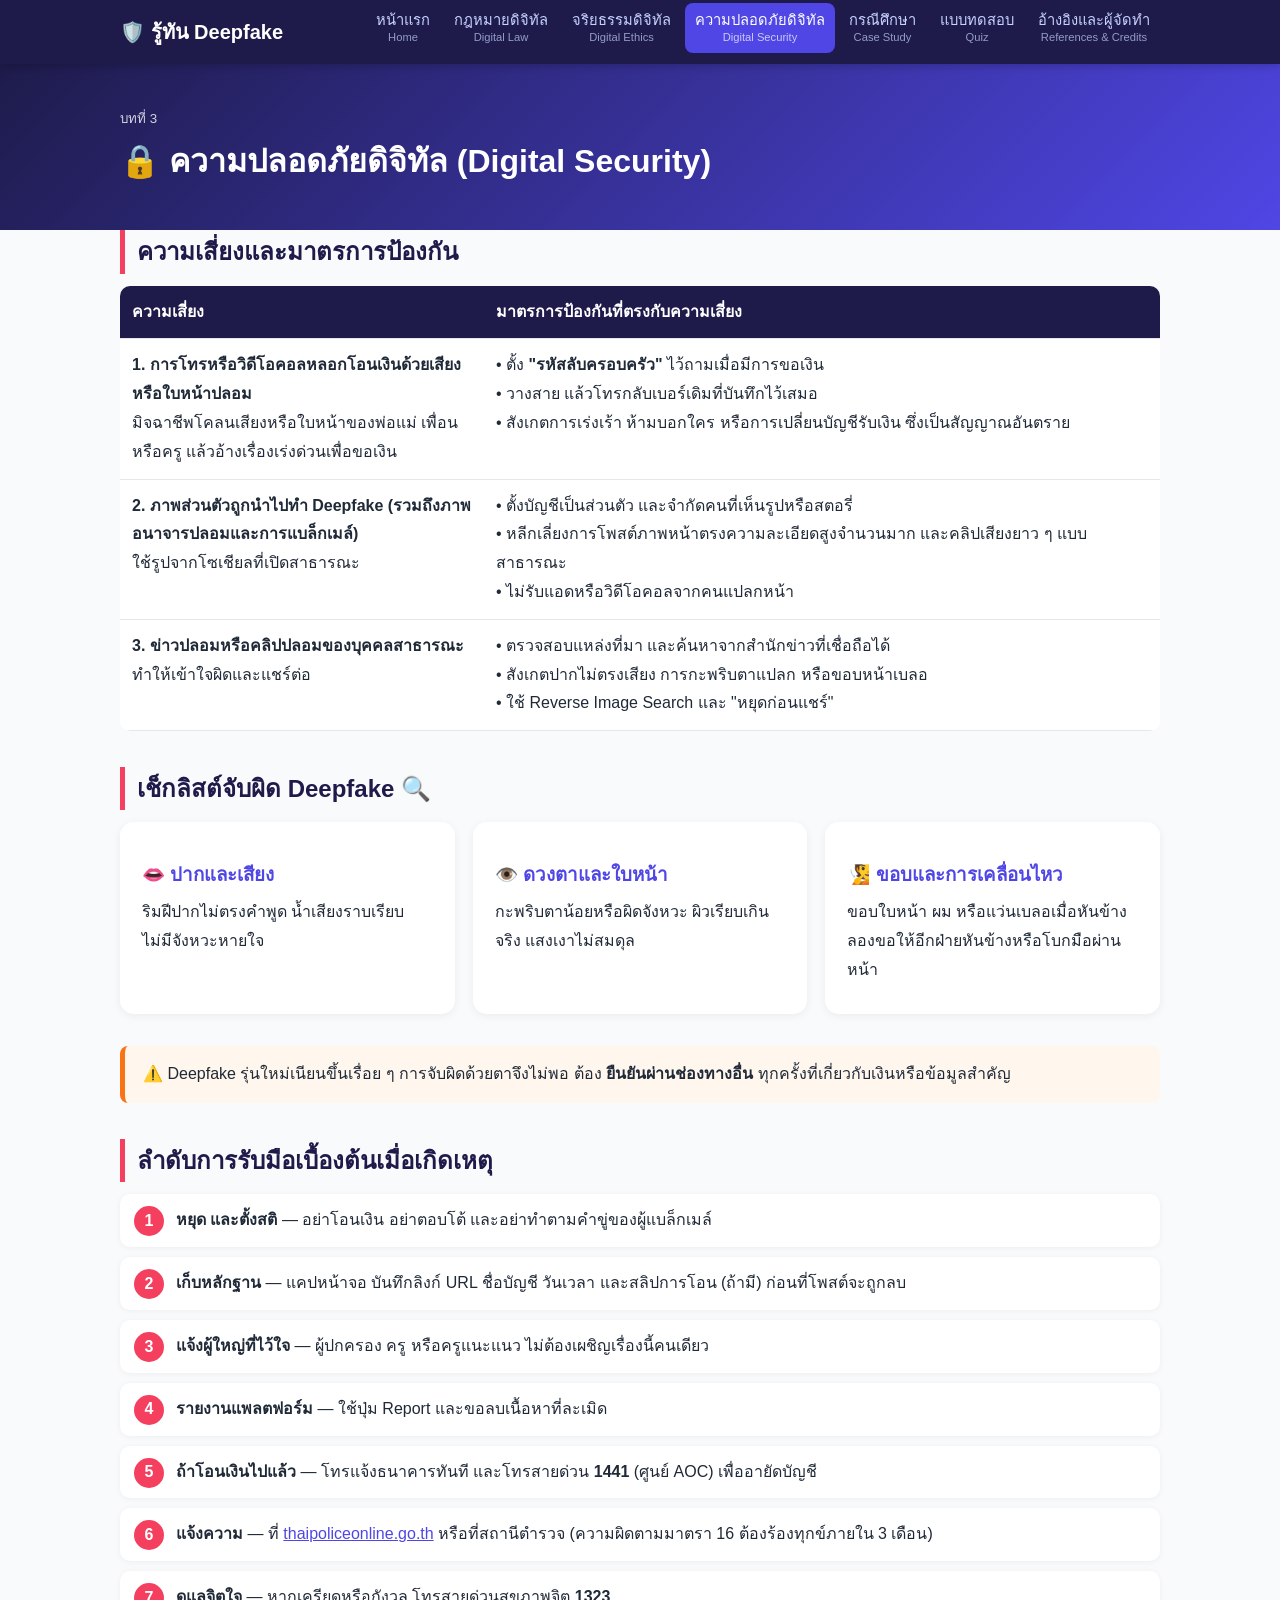
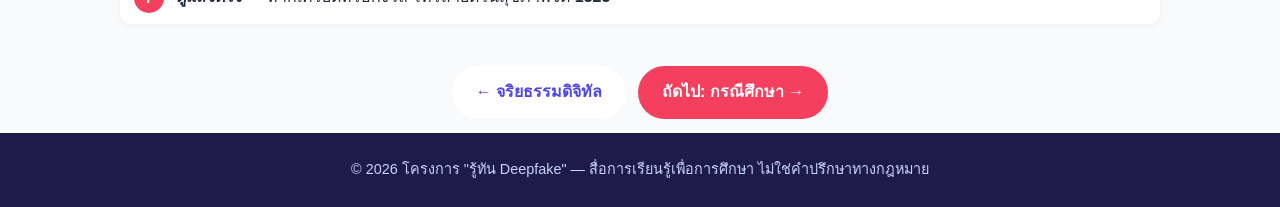
<file: security.html>
<!DOCTYPE html>
<html lang="th">
<head>
<meta charset="UTF-8"><meta name="viewport" content="width=device-width, initial-scale=1.0">
<title>ความปลอดภัยดิจิทัล | รู้ทัน Deepfake</title>
<link rel="stylesheet" href="style.css">
</head>
<body>
<div class="page-title"><div class="container"><small>บทที่ 3</small><h1>🔒 ความปลอดภัยดิจิทัล (Digital Security)</h1></div></div>
<main class="container">
  <section>
    <h2>ความเสี่ยงและมาตรการป้องกัน</h2>
    <table>
      <tr><th style="width:35%">ความเสี่ยง</th><th>มาตรการป้องกันที่ตรงกับความเสี่ยง</th></tr>
      <tr><td><strong>1. การโทรหรือวิดีโอคอลหลอกโอนเงินด้วยเสียงหรือใบหน้าปลอม</strong><br>มิจฉาชีพโคลนเสียงหรือใบหน้าของพ่อแม่ เพื่อน หรือครู แล้วอ้างเรื่องเร่งด่วนเพื่อขอเงิน</td>
          <td>• ตั้ง <strong>"รหัสลับครอบครัว"</strong> ไว้ถามเมื่อมีการขอเงิน<br>• วางสาย แล้วโทรกลับเบอร์เดิมที่บันทึกไว้เสมอ<br>• สังเกตการเร่งเร้า ห้ามบอกใคร หรือการเปลี่ยนบัญชีรับเงิน ซึ่งเป็นสัญญาณอันตราย</td></tr>
      <tr><td><strong>2. ภาพส่วนตัวถูกนำไปทำ Deepfake (รวมถึงภาพอนาจารปลอมและการแบล็กเมล์)</strong><br>ใช้รูปจากโซเชียลที่เปิดสาธารณะ</td>
          <td>• ตั้งบัญชีเป็นส่วนตัว และจำกัดคนที่เห็นรูปหรือสตอรี่<br>• หลีกเลี่ยงการโพสต์ภาพหน้าตรงความละเอียดสูงจำนวนมาก และคลิปเสียงยาว ๆ แบบสาธารณะ<br>• ไม่รับแอดหรือวิดีโอคอลจากคนแปลกหน้า</td></tr>
      <tr><td><strong>3. ข่าวปลอมหรือคลิปปลอมของบุคคลสาธารณะ</strong><br>ทำให้เข้าใจผิดและแชร์ต่อ</td>
          <td>• ตรวจสอบแหล่งที่มา และค้นหาจากสำนักข่าวที่เชื่อถือได้<br>• สังเกตปากไม่ตรงเสียง การกะพริบตาแปลก หรือขอบหน้าเบลอ<br>• ใช้ Reverse Image Search และ "หยุดก่อนแชร์"</td></tr>
    </table>
  </section>
  <section>
    <h2>เช็กลิสต์จับผิด Deepfake 🔍</h2>
    <div class="grid">
      <div class="card"><h3>👄 ปากและเสียง</h3><p>ริมฝีปากไม่ตรงคำพูด น้ำเสียงราบเรียบ ไม่มีจังหวะหายใจ</p></div>
      <div class="card"><h3>👁️ ดวงตาและใบหน้า</h3><p>กะพริบตาน้อยหรือผิดจังหวะ ผิวเรียบเกินจริง แสงเงาไม่สมดุล</p></div>
      <div class="card"><h3>🧏 ขอบและการเคลื่อนไหว</h3><p>ขอบใบหน้า ผม หรือแว่นเบลอเมื่อหันข้าง ลองขอให้อีกฝ่ายหันข้างหรือโบกมือผ่านหน้า</p></div>
    </div>
    <div class="note">⚠️ Deepfake รุ่นใหม่เนียนขึ้นเรื่อย ๆ การจับผิดด้วยตาจึงไม่พอ ต้อง <strong>ยืนยันผ่านช่องทางอื่น</strong> ทุกครั้งที่เกี่ยวกับเงินหรือข้อมูลสำคัญ</div>
  </section>
  <section>
    <h2>ลำดับการรับมือเบื้องต้นเมื่อเกิดเหตุ</h2>
    <ol class="steps">
      <li><strong>หยุด และตั้งสติ</strong> — อย่าโอนเงิน อย่าตอบโต้ และอย่าทำตามคำขู่ของผู้แบล็กเมล์</li>
      <li><strong>เก็บหลักฐาน</strong> — แคปหน้าจอ บันทึกลิงก์ URL ชื่อบัญชี วันเวลา และสลิปการโอน (ถ้ามี) ก่อนที่โพสต์จะถูกลบ</li>
      <li><strong>แจ้งผู้ใหญ่ที่ไว้ใจ</strong> — ผู้ปกครอง ครู หรือครูแนะแนว ไม่ต้องเผชิญเรื่องนี้คนเดียว</li>
      <li><strong>รายงานแพลตฟอร์ม</strong> — ใช้ปุ่ม Report และขอลบเนื้อหาที่ละเมิด</li>
      <li><strong>ถ้าโอนเงินไปแล้ว</strong> — โทรแจ้งธนาคารทันที และโทรสายด่วน <strong>1441</strong> (ศูนย์ AOC) เพื่ออายัดบัญชี</li>
      <li><strong>แจ้งความ</strong> — ที่ <a href="https://www.thaipoliceonline.go.th" target="_blank">thaipoliceonline.go.th</a> หรือที่สถานีตำรวจ (ความผิดตามมาตรา 16 ต้องร้องทุกข์ภายใน 3 เดือน)</li>
      <li><strong>ดูแลจิตใจ</strong> — หากเครียดหรือกังวล โทรสายด่วนสุขภาพจิต <strong>1323</strong></li>
    </ol>
  </section>
  <p style="text-align:center"><a href="ethics.html" class="btn secondary">← จริยธรรมดิจิทัล</a><a href="case-study.html" class="btn">ถัดไป: กรณีศึกษา →</a></p>
</main>
<script src="main.js"></script>
</body>
</html>
</file>
<file: style.css>
:root{--primary:#4f46e5;--dark:#1e1b4b;--accent:#f43f5e;--bg:#f8fafc;--card:#fff;--text:#1f2937;--muted:#6b7280;--ok:#16a34a;--bad:#dc2626}
*{box-sizing:border-box;margin:0;padding:0}
body{font-family:"Sarabun","Noto Sans Thai",Tahoma,sans-serif;background:var(--bg);color:var(--text);line-height:1.8}
.container{max-width:1080px;margin:auto;padding:0 20px}
a{color:var(--primary)}
/* Header & Menu */
.site-header{background:var(--dark);position:sticky;top:0;z-index:10;box-shadow:0 2px 8px rgba(0,0,0,.2)}
.nav-wrap{display:flex;align-items:center;justify-content:space-between;min-height:64px;flex-wrap:wrap}
.brand{color:#fff;font-weight:700;font-size:1.25rem;text-decoration:none}
.site-header ul{list-style:none;display:flex;gap:4px;flex-wrap:wrap}
.site-header nav a{display:block;color:#c7d2fe;text-decoration:none;padding:8px 10px;border-radius:8px;font-size:.92rem;line-height:1.3;text-align:center}
.site-header nav a small{display:block;font-size:.7rem;opacity:.7}
.site-header nav a:hover,.site-header nav a.active{background:var(--primary);color:#fff}
.menu-toggle{display:none;background:none;border:0;color:#fff;font-size:1.6rem;cursor:pointer}
@media(max-width:900px){
 .menu-toggle{display:block}
 .site-header nav{display:none;width:100%;padding-bottom:12px}
 .site-header.open nav{display:block}
 .site-header ul{flex-direction:column}
 .site-header nav a{text-align:left}
}
/* Content */
.hero{background:linear-gradient(135deg,var(--dark),var(--primary));color:#fff;padding:70px 0 60px;text-align:center}
.hero h1{font-size:2.4rem;margin-bottom:10px}
.hero p{max-width:720px;margin:auto;opacity:.95}
.page-title{background:linear-gradient(135deg,var(--dark),var(--primary));color:#fff;padding:40px 0}
.page-title small{opacity:.8}
main{padding:40px 0}
section{margin-bottom:36px}
h2{color:var(--dark);margin-bottom:12px;border-left:5px solid var(--accent);padding-left:12px}
h3{color:var(--primary);margin:14px 0 6px}
p,li{margin-bottom:8px}
ul.list,ol.list{padding-left:24px}
.card{background:var(--card);border-radius:14px;padding:22px;box-shadow:0 2px 10px rgba(0,0,0,.06);margin-bottom:18px}
.grid{display:grid;grid-template-columns:repeat(auto-fit,minmax(260px,1fr));gap:18px}
.btn{display:inline-block;background:var(--accent);color:#fff;padding:12px 24px;border-radius:999px;text-decoration:none;font-weight:700;margin:6px;border:0;cursor:pointer;font-size:1rem}
.btn.secondary{background:#fff;color:var(--primary)}
.btn:hover{opacity:.9}
.tag{display:inline-block;background:#eef2ff;color:var(--primary);padding:2px 10px;border-radius:999px;font-size:.8rem;margin-right:6px}
.note{background:#fff7ed;border-left:5px solid #f97316;padding:14px 18px;border-radius:8px;margin:14px 0}
.law-box{background:#eef2ff;border-left:5px solid var(--primary);padding:14px 18px;border-radius:8px;margin:10px 0}
table{width:100%;border-collapse:collapse;background:#fff;border-radius:10px;overflow:hidden;margin:10px 0}
th,td{padding:12px;border-bottom:1px solid #e5e7eb;text-align:left;vertical-align:top}
th{background:var(--dark);color:#fff}
.steps{counter-reset:s;list-style:none;padding:0}
.steps li{counter-increment:s;position:relative;padding:12px 12px 12px 56px;background:#fff;border-radius:10px;margin-bottom:10px;box-shadow:0 1px 6px rgba(0,0,0,.05)}
.steps li::before{content:counter(s);position:absolute;left:14px;top:12px;width:30px;height:30px;border-radius:50%;background:var(--accent);color:#fff;display:flex;align-items:center;justify-content:center;font-weight:700}
/* Quiz */
.q{background:#fff;border-radius:12px;padding:20px;margin-bottom:16px;box-shadow:0 1px 6px rgba(0,0,0,.06)}
.q label{display:block;padding:8px 12px;border:1px solid #e5e7eb;border-radius:8px;margin:6px 0;cursor:pointer}
.q label:hover{background:#f1f5f9}
.q.correct{border-left:6px solid var(--ok)}
.q.wrong{border-left:6px solid var(--bad)}
.explain{display:none;margin-top:10px;padding:10px 14px;border-radius:8px;background:#f1f5f9}
.q.checked .explain{display:block}
.score{font-size:1.4rem;font-weight:700;text-align:center;padding:20px;border-radius:12px;background:#eef2ff;margin:20px 0;display:none}
footer{background:var(--dark);color:#c7d2fe;text-align:center;padding:24px 0;font-size:.9rem}
</file>
